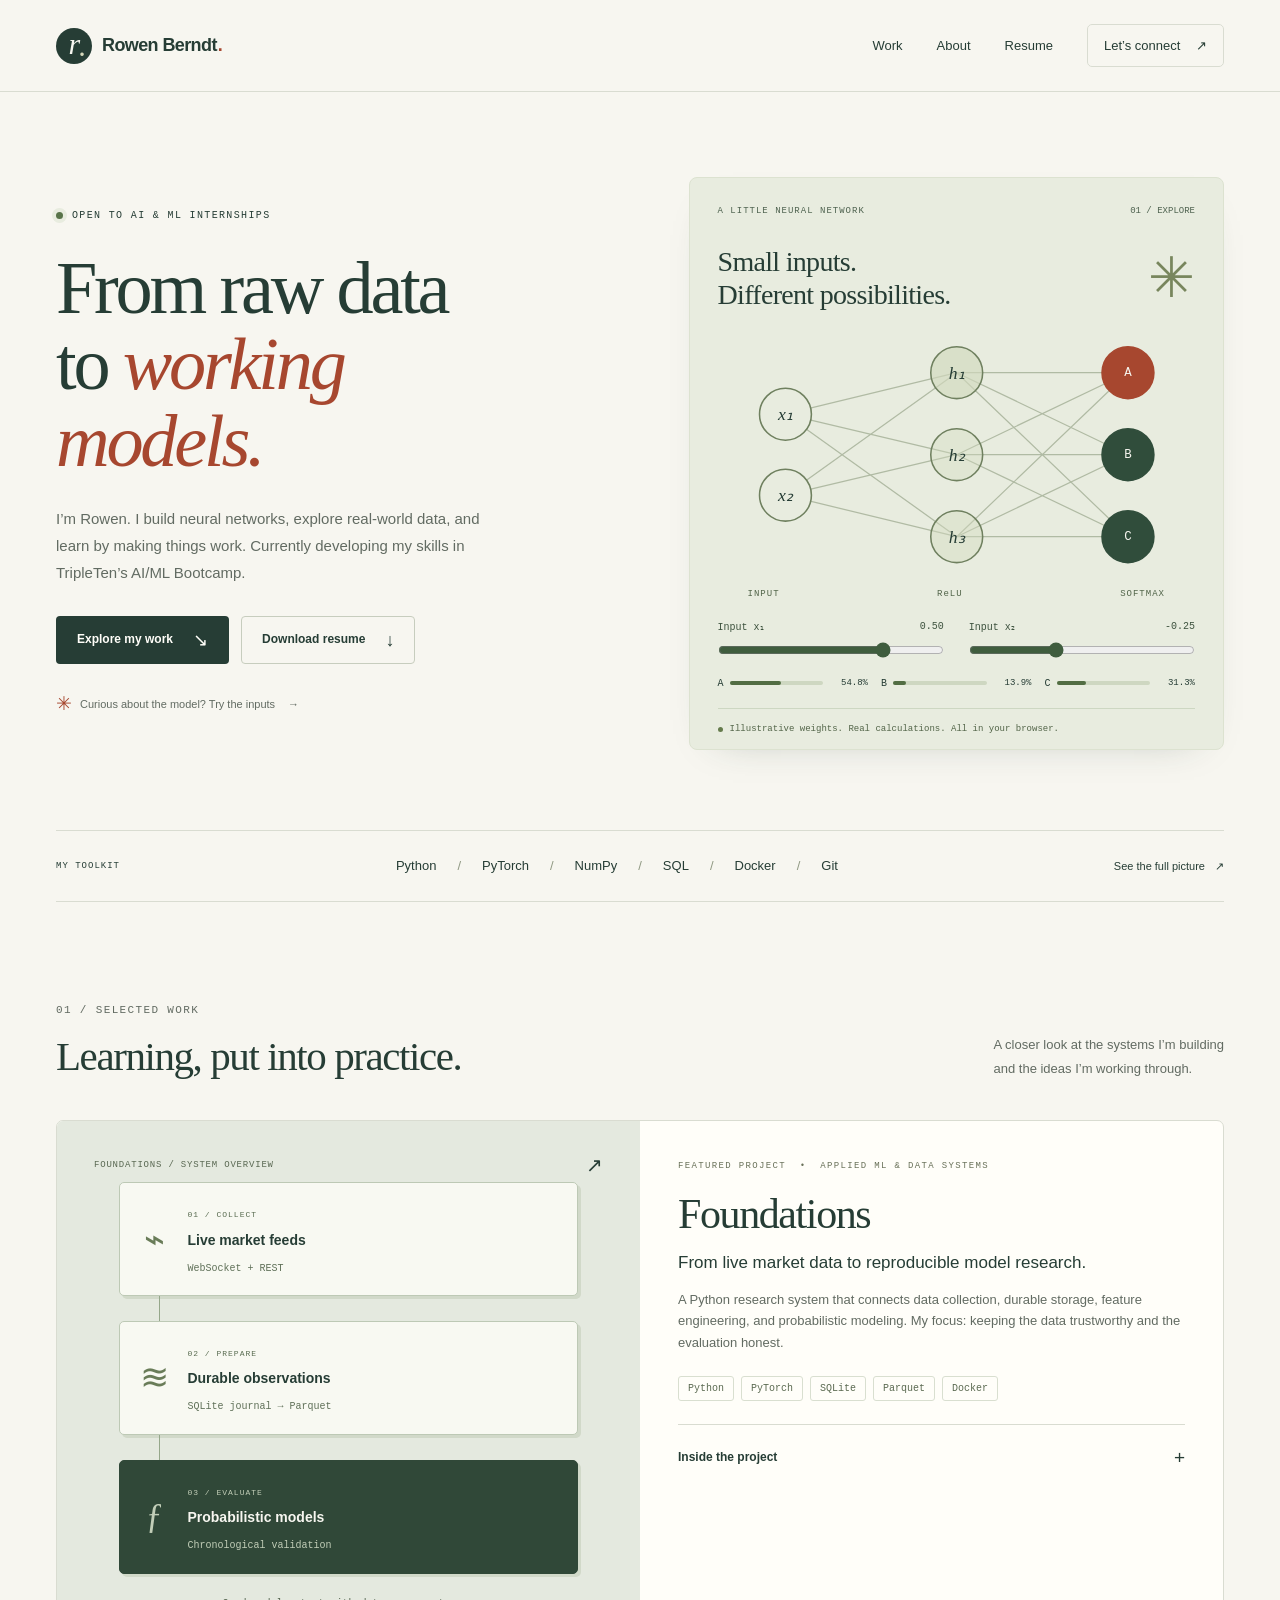
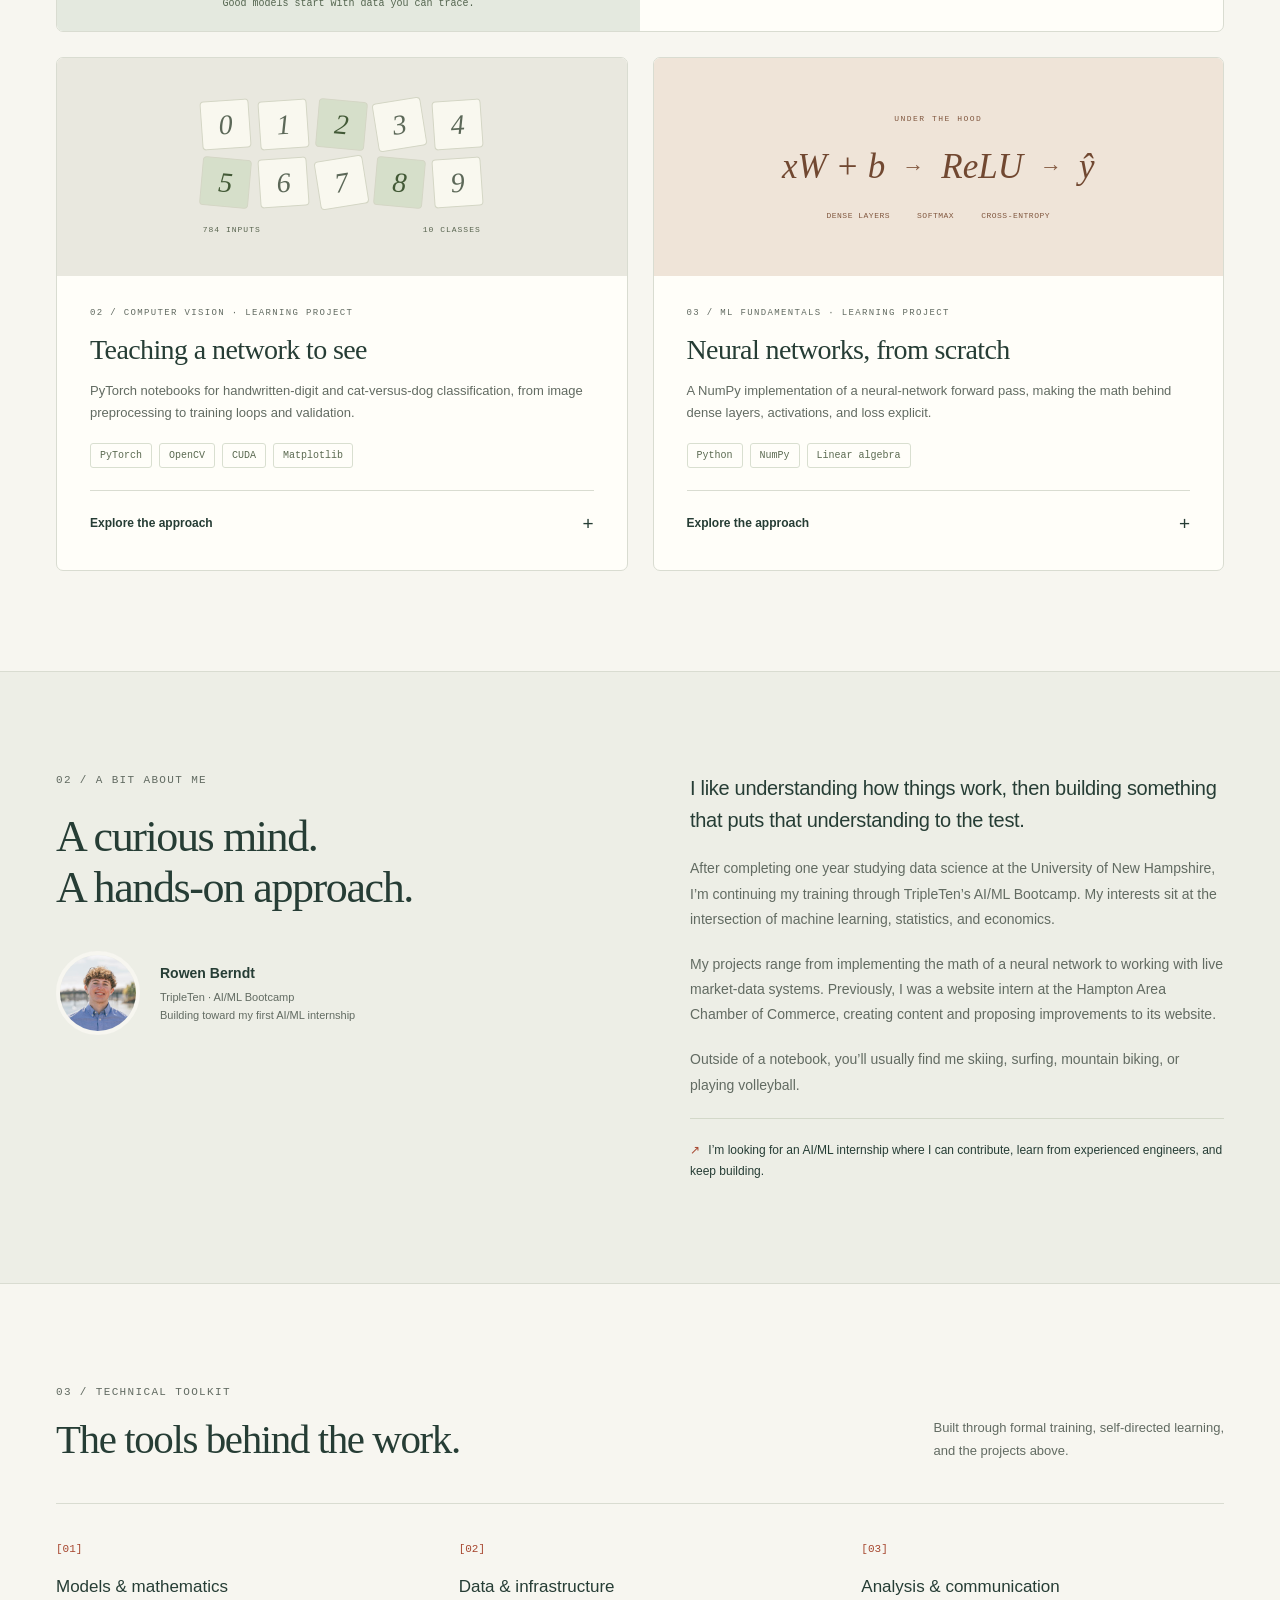
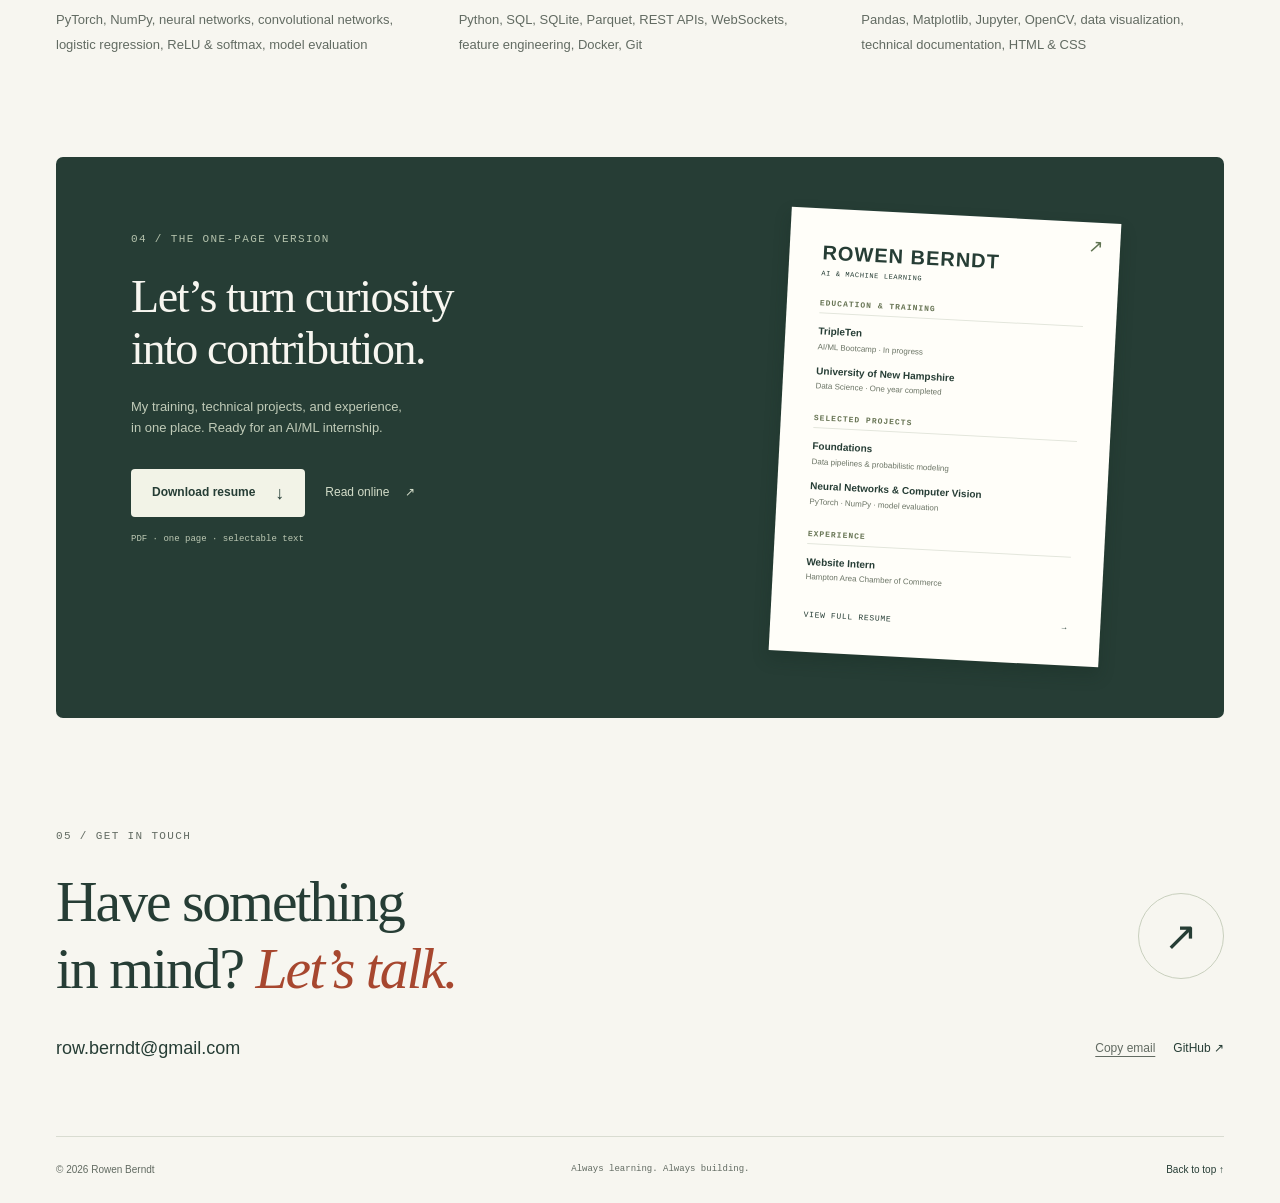
<file: index.html>
<!DOCTYPE html>
<html lang="en">
<head>
  <meta charset="UTF-8">
  <meta name="viewport" content="width=device-width, initial-scale=1">
  <meta name="theme-color" content="#f7f6f0">
  <meta name="description" content="Rowen Berndt builds neural networks and data systems while training in TripleTen's AI/ML Bootcamp. Explore machine learning projects and download a resume for AI/ML internship opportunities.">
  <meta property="og:title" content="Rowen Berndt | AI & Machine Learning">
  <meta property="og:description" content="From raw data to working models. Explore my machine learning projects, technical background, and resume.">
  <meta property="og:type" content="website">
  <title>Rowen Berndt | AI & Machine Learning</title>
  <link rel="icon" href="assets/favicon.svg" type="image/svg+xml">
  <link rel="stylesheet" href="styles.css">
  <script src="script.js" defer></script>
</head>
<body>
  <a class="skip-link" href="#main">Skip to content</a>
  <header class="site-header">
    <div class="container header-inner">
      <a class="wordmark" href="#home" aria-label="Rowen Berndt, home"><span class="monogram" aria-hidden="true">r<span>.</span></span> Rowen Berndt<span class="wordmark-dot" aria-hidden="true">.</span></a>
      <nav aria-label="Main navigation"><a href="#work">Work</a><a href="#about">About</a><a href="#resume">Resume</a><a class="nav-contact" href="#contact">Let’s connect <span aria-hidden="true">↗</span></a></nav>
    </div>
  </header>
  <main id="main">
    <section class="hero container" id="home" aria-labelledby="hero-title">
      <div class="hero-copy">
        <p class="eyebrow availability"><span aria-hidden="true"></span> OPEN TO AI &amp; ML INTERNSHIPS</p>
        <h1 id="hero-title">From raw data<br> to <em>working<br class="desktop-break"> models.</em></h1>
        <p class="hero-description">I’m Rowen. I build neural networks, explore real-world data, and learn by making things work. Currently developing my skills in TripleTen’s AI/ML Bootcamp.</p>
        <div class="button-row"><a class="button primary" href="#work">Explore my work <span aria-hidden="true">↘</span></a><a class="button secondary" href="assets/Rowen-Berndt-Resume.pdf" download>Download resume <span aria-hidden="true">↓</span></a></div>
        <p class="hero-footnote"><span class="small-cross" aria-hidden="true">✳</span> Curious about the model? Try the inputs <span aria-hidden="true">→</span></p>
      </div>
      <div class="model-card">
        <div class="model-top"><span class="eyebrow">A LITTLE NEURAL NETWORK</span><span class="model-counter" aria-hidden="true">01 / EXPLORE</span></div>
        <div class="model-title"><h2>Small inputs.<br> Different possibilities.</h2><span class="model-star" aria-hidden="true">✳</span></div>
        <div class="network" id="network">
          <svg viewBox="0 0 460 248" role="img" aria-labelledby="network-title network-desc">
            <title id="network-title">A two-input, three-hidden-neuron, three-output neural network</title>
            <desc id="network-desc">Adjust the two sliders below to change the inputs. ReLU hidden activations feed a softmax output. The three class probabilities are shown below the diagram.</desc>
            <g class="network-lines" fill="none"><path d="M65 85L230 45 M65 85L230 124 M65 85L230 203 M65 163L230 45 M65 163L230 124 M65 163L230 203"/><path d="M230 45L395 45 M230 45L395 124 M230 45L395 203 M230 124L395 45 M230 124L395 124 M230 124L395 203 M230 203L395 45 M230 203L395 124 M230 203L395 203"/></g>
            <g class="input-nodes"><circle cx="65" cy="85" r="25"/><circle cx="65" cy="163" r="25"/></g>
            <g class="hidden-nodes"><circle cx="230" cy="45" r="25"/><circle cx="230" cy="124" r="25"/><circle cx="230" cy="203" r="25"/></g>
            <g class="output-nodes"><circle cx="395" cy="45" r="25"/><circle cx="395" cy="124" r="25"/><circle cx="395" cy="203" r="25"/></g>
            <g class="node-labels" text-anchor="middle" dominant-baseline="central"><text x="65" y="85">x₁</text><text x="65" y="163">x₂</text><text x="230" y="45">h₁</text><text x="230" y="124">h₂</text><text x="230" y="203">h₃</text><text x="395" y="45">A</text><text x="395" y="124">B</text><text x="395" y="203">C</text></g>
          </svg>
          <div class="network-labels" aria-hidden="true"><span>INPUT</span><span>ReLU</span><span>SOFTMAX</span></div>
        </div>
        <div class="demo-controls" hidden>
          <div class="sliders"><label for="input-one">Input x₁ <output id="value-one" for="input-one">0.50</output><input id="input-one" type="range" min="-1" max="1" step="0.05" value="0.5"></label><label for="input-two">Input x₂ <output id="value-two" for="input-two">−0.25</output><input id="input-two" type="range" min="-1" max="1" step="0.05" value="-0.25"></label></div>
          <div class="probabilities" aria-label="Output class probabilities"><div><span>A</span><span class="bar-track"><span id="bar-a"></span></span><output id="prob-a">0%</output></div><div><span>B</span><span class="bar-track"><span id="bar-b"></span></span><output id="prob-b">0%</output></div><div><span>C</span><span class="bar-track"><span id="bar-c"></span></span><output id="prob-c">0%</output></div></div>
          <p class="sr-only" id="model-announcement" role="status"></p>
        </div>
        <noscript><p class="demo-note">Enable JavaScript to explore the network’s inputs and outputs.</p></noscript>
        <div class="model-bottom"><span class="status-dot" aria-hidden="true"></span><p>Illustrative weights. Real calculations. All in your browser.</p></div>
      </div>
    </section>
    <div class="focus-strip container" aria-label="Areas of focus"><span>MY TOOLKIT</span><p>Python <i>/</i> PyTorch <i>/</i> NumPy <i>/</i> SQL <i>/</i> Docker <i>/</i> Git</p><a href="#skills">See the full picture <span aria-hidden="true">↗</span></a></div>

    <section class="work-section container section-space" id="work" aria-labelledby="work-title">
      <div class="section-heading"><div><p class="eyebrow">01 / SELECTED WORK</p><h2 id="work-title">Learning, put into practice.</h2></div><p>A closer look at the systems I’m building<br> and the ideas I’m working through.</p></div>
      <article class="featured-project">
        <div class="pipeline-art" aria-label="Foundations pipeline: live feeds to validated observations, model inputs, and evaluation">
          <div class="art-top"><span class="eyebrow">FOUNDATIONS / SYSTEM OVERVIEW</span><span aria-hidden="true">↗</span></div>
          <div class="pipeline"><div class="pipeline-node"><span class="pipeline-icon" aria-hidden="true">⌁</span><div><small>01 / COLLECT</small><strong>Live market feeds</strong><span>WebSocket + REST</span></div></div><span class="pipeline-connector" aria-hidden="true"></span><div class="pipeline-node"><span class="pipeline-icon" aria-hidden="true">≋</span><div><small>02 / PREPARE</small><strong>Durable observations</strong><span>SQLite journal → Parquet</span></div></div><span class="pipeline-connector" aria-hidden="true"></span><div class="pipeline-node last"><span class="pipeline-icon" aria-hidden="true">ƒ</span><div><small>03 / EVALUATE</small><strong>Probabilistic models</strong><span>Chronological validation</span></div></div></div>
          <p class="art-caption">Good models start with data you can trace.</p>
        </div>
        <div class="featured-copy"><p class="eyebrow project-type">FEATURED PROJECT <span>•</span> APPLIED ML &amp; DATA SYSTEMS</p><h3>Foundations</h3><p class="project-deck">From live market data to reproducible model research.</p><p>A Python research system that connects data collection, durable storage, feature engineering, and probabilistic modeling. My focus: keeping the data trustworthy and the evaluation honest.</p><ul class="tags" aria-label="Technologies"><li>Python</li><li>PyTorch</li><li>SQLite</li><li>Parquet</li><li>Docker</li></ul><details><summary>Inside the project <span aria-hidden="true">+</span></summary><div class="case-study"><h4>The challenge</h4><p>Live feeds can disconnect, repeat records, and reveal outcomes after a decision. A useful research dataset needs to preserve that timing.</p><h4>The implementation</h4><ul><li>WebSocket and REST ingestion with persistent record identities, replay, and Parquet exports.</li><li>A regularized logistic-regression baseline with shared historical and inference feature transforms.</li><li>Event-based chronological evaluation and separate outcome labels to reduce data leakage.</li><li>A PyTorch attention architecture for joint order-book modeling, currently under development.</li></ul><h4>What’s next</h4><p>Complete training and held-out evaluation of the joint model. The system is a research project; model profitability has not been established.</p><a href="mailto:row.berndt@gmail.com?subject=Let%27s%20talk%20about%20Foundations">Discuss this project <span aria-hidden="true">↗</span></a><p class="source-note">Private repository · implementation in progress</p></div></details></div>
      </article>
      <div class="project-grid">
        <article class="project-card"><div class="mini-art vision-art" aria-hidden="true"><div class="pixel-grid"><span>0</span><span>1</span><span>2</span><span>3</span><span>4</span><span>5</span><span>6</span><span>7</span><span>8</span><span>9</span></div><div class="vision-caption"><span>784 INPUTS</span><span>10 CLASSES</span></div></div><div class="project-body"><p class="eyebrow">02 / COMPUTER VISION · LEARNING PROJECT</p><h3>Teaching a network to see</h3><p>PyTorch notebooks for handwritten-digit and cat-versus-dog classification, from image preprocessing to training loops and validation.</p><ul class="tags"><li>PyTorch</li><li>OpenCV</li><li>CUDA</li><li>Matplotlib</li></ul><details><summary>Explore the approach <span aria-hidden="true">+</span></summary><div class="case-study"><p>The MNIST classifier maps 784 pixels through three 64-unit hidden layers to 10 digit classes, using Adam and negative log-likelihood loss. Its saved notebook reports 97.2% test accuracy in a single run; that is a recorded result, not a new benchmark.</p><p>The image-classification notebook preprocesses grayscale images to 50 × 50 pixels and uses three convolutional layers, max pooling, GPU training, and a 10% validation split. Training and validation accuracy and loss are logged for visualization.</p><p class="source-note">First-Neural-Net · private repository · learning exercises</p><a href="mailto:row.berndt@gmail.com?subject=Computer%20vision%20project">Discuss this project <span aria-hidden="true">↗</span></a></div></details></div></article>
        <article class="project-card"><div class="mini-art math-art" aria-hidden="true"><span class="math-tag">UNDER THE HOOD</span><div class="equation">xW + b <span>→</span> ReLU <span>→</span> ŷ</div><div class="math-caption"><span>DENSE LAYERS</span><span>SOFTMAX</span><span>CROSS-ENTROPY</span></div></div><div class="project-body"><p class="eyebrow">03 / ML FUNDAMENTALS · LEARNING PROJECT</p><h3>Neural networks, from scratch</h3><p>A NumPy implementation of a neural-network forward pass, making the math behind dense layers, activations, and loss explicit.</p><ul class="tags"><li>Python</li><li>NumPy</li><li>Linear algebra</li></ul><details><summary>Explore the approach <span aria-hidden="true">+</span></summary><div class="case-study"><p>Using the NNFS spiral dataset, this exercise implements two dense layers, ReLU, numerically stable softmax, and categorical cross-entropy. It accepts integer or one-hot labels.</p><p>The implementation covers the forward pass and loss calculation. Backpropagation and optimization are a future extension. The interactive network above uses the same 2 → 3 → 3 structure with illustrative weights.</p><p class="source-note">First-Neural-Net · private repository · NNFS learning exercise</p><a href="#home">Try the interactive network <span aria-hidden="true">↑</span></a></div></details></div></article>
      </div>
    </section>

    <section class="about-section section-space" id="about" aria-labelledby="about-title"><div class="container about-grid"><div class="about-intro"><p class="eyebrow">02 / A BIT ABOUT ME</p><h2 id="about-title">A curious mind.<br> A hands-on approach.</h2><div class="portrait-block"><img src="assets/rowen-berndt.jpg" alt="Rowen Berndt" width="464" height="464" loading="lazy"><div><strong>Rowen Berndt</strong><span>TripleTen · AI/ML Bootcamp</span><span>Building toward my first AI/ML internship</span></div></div></div><div class="about-copy"><p class="large-copy">I like understanding how things work, then building something that puts that understanding to the test.</p><p>After completing one year studying data science at the University of New Hampshire, I’m continuing my training through TripleTen’s AI/ML Bootcamp. My interests sit at the intersection of machine learning, statistics, and economics.</p><p>My projects range from implementing the math of a neural network to working with live market-data systems. Previously, I was a website intern at the Hampton Area Chamber of Commerce, creating content and proposing improvements to its website.</p><p>Outside of a notebook, you’ll usually find me skiing, surfing, mountain biking, or playing volleyball.</p><p class="opportunity-note"><span aria-hidden="true">↗</span> I’m looking for an AI/ML internship where I can contribute, learn from experienced engineers, and keep building.</p></div></div></section>

    <section class="container skills-section section-space" id="skills" aria-labelledby="skills-title"><div class="section-heading"><div><p class="eyebrow">03 / TECHNICAL TOOLKIT</p><h2 id="skills-title">The tools behind the work.</h2></div><p>Built through formal training, self-directed learning,<br> and the projects above.</p></div><div class="skills-grid"><div><span class="skill-number">[01]</span><h3>Models &amp; mathematics</h3><p>PyTorch, NumPy, neural networks, convolutional networks, logistic regression, ReLU &amp; softmax, model evaluation</p></div><div><span class="skill-number">[02]</span><h3>Data &amp; infrastructure</h3><p>Python, SQL, SQLite, Parquet, REST APIs, WebSockets, feature engineering, Docker, Git</p></div><div><span class="skill-number">[03]</span><h3>Analysis &amp; communication</h3><p>Pandas, Matplotlib, Jupyter, OpenCV, data visualization, technical documentation, HTML &amp; CSS</p></div></div></section>

    <section class="container resume-section" id="resume" aria-labelledby="resume-title"><div class="resume-panel"><div class="resume-copy"><p class="eyebrow">04 / THE ONE-PAGE VERSION</p><h2 id="resume-title">Let’s turn curiosity<br> into contribution.</h2><p>My training, technical projects, and experience,<br> in one place. Ready for an AI/ML internship.</p><div class="button-row"><a class="button light" href="assets/Rowen-Berndt-Resume.pdf" download>Download resume <span aria-hidden="true">↓</span></a><a class="text-link" href="resume.html">Read online <span aria-hidden="true">↗</span></a></div><span class="resume-format">PDF · one page · selectable text</span></div><a class="resume-preview" href="resume.html" aria-label="Read Rowen Berndt's full resume"><span class="paper-corner" aria-hidden="true">↗</span><strong>ROWEN BERNDT</strong><span class="paper-subtitle">AI &amp; MACHINE LEARNING</span><span class="paper-section">EDUCATION &amp; TRAINING</span><b>TripleTen</b><span>AI/ML Bootcamp · In progress</span><b>University of New Hampshire</b><span>Data Science · One year completed</span><span class="paper-section">SELECTED PROJECTS</span><b>Foundations</b><span>Data pipelines &amp; probabilistic modeling</span><b>Neural Networks &amp; Computer Vision</b><span>PyTorch · NumPy · model evaluation</span><span class="paper-section">EXPERIENCE</span><b>Website Intern</b><span>Hampton Area Chamber of Commerce</span><span class="paper-bottom">VIEW FULL RESUME <span aria-hidden="true">→</span></span></a></div></section>

    <section class="container contact-section section-space" id="contact" aria-labelledby="contact-title"><p class="eyebrow">05 / GET IN TOUCH</p><div class="contact-heading"><h2 id="contact-title">Have something<br> in mind? <em>Let’s talk.</em></h2><a class="contact-arrow" href="mailto:row.berndt@gmail.com" aria-label="Email Rowen Berndt"><span aria-hidden="true">↗</span></a></div><div class="contact-bottom"><a class="email-link" href="mailto:row.berndt@gmail.com">row.berndt@gmail.com</a><div><button class="copy-email" type="button" hidden>Copy email</button><span class="copy-status" role="status"></span><a href="https://github.com/rowberndt" target="_blank" rel="noopener noreferrer">GitHub <span aria-hidden="true">↗</span></a></div></div></section>
  </main>
  <footer class="container site-footer"><p>© <span id="year">2026</span> Rowen Berndt</p><p>Always learning. Always building.</p><a href="#home">Back to top <span aria-hidden="true">↑</span></a></footer>
</body>
</html>
</file>
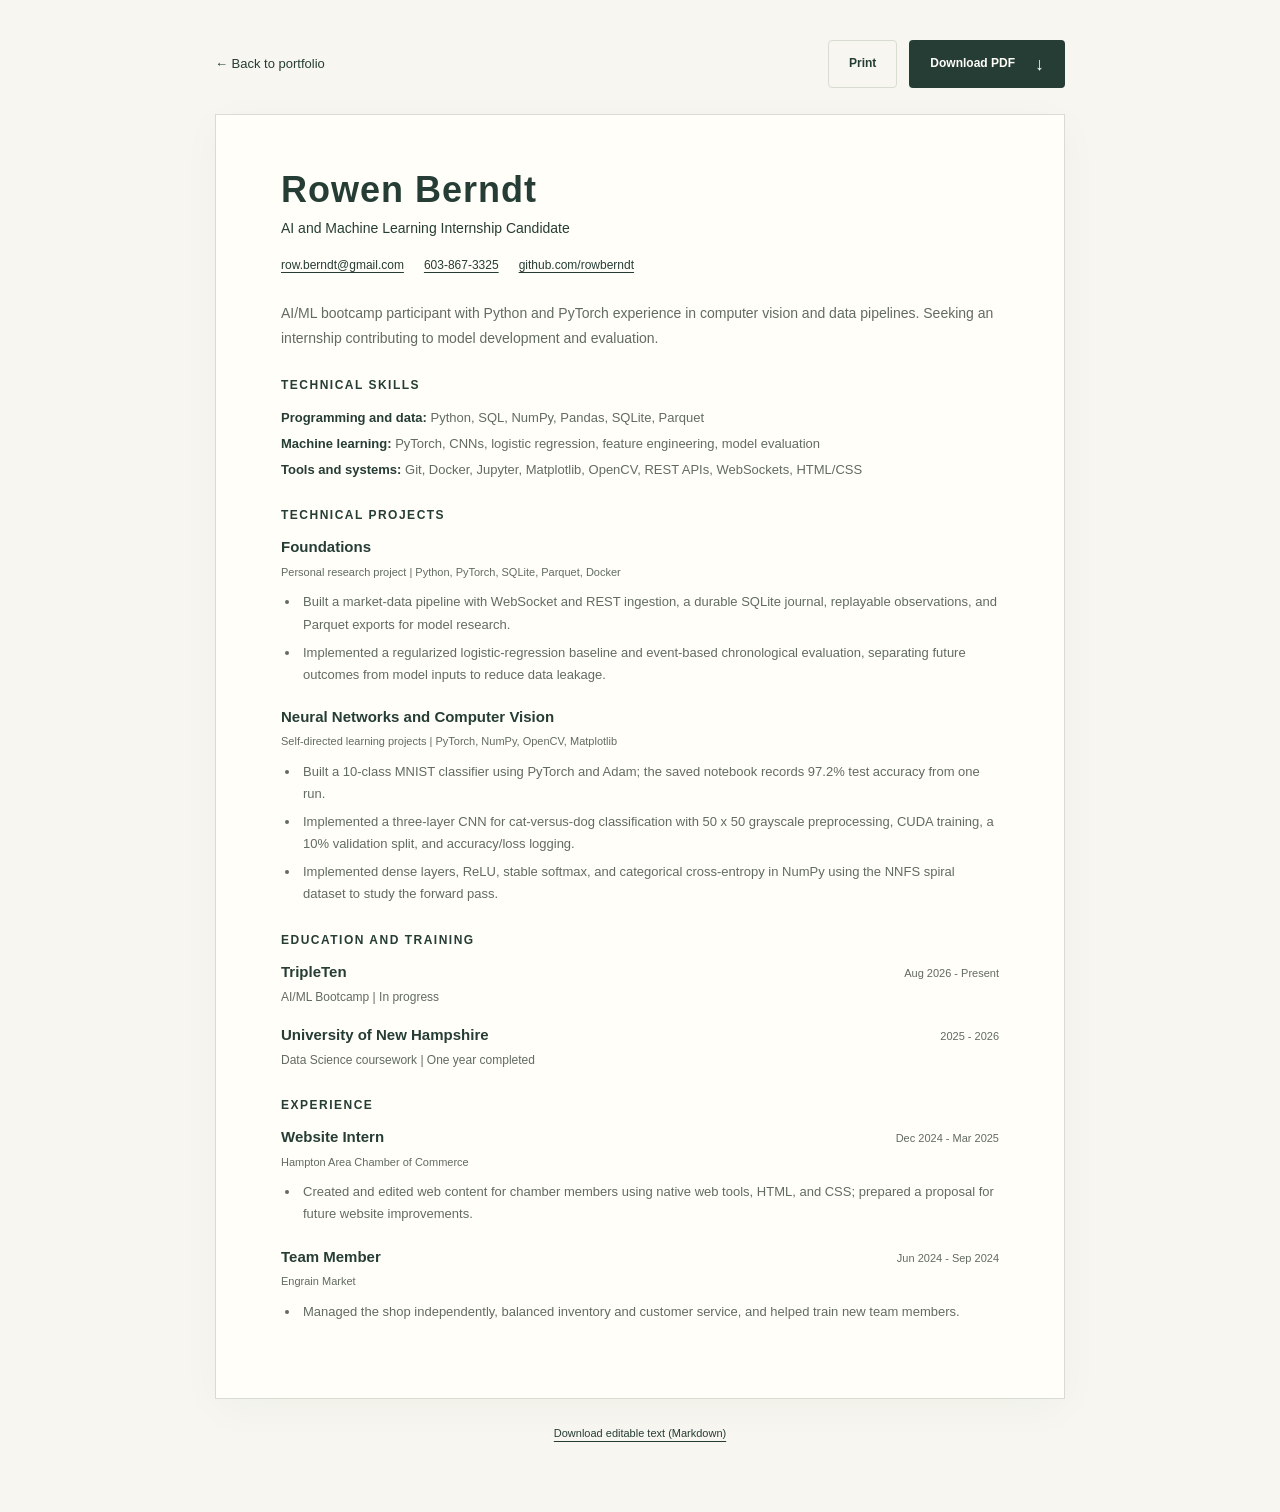
<file: resume.html>
<!DOCTYPE html>
<html lang="en"><head><meta charset="UTF-8"><meta name="viewport" content="width=device-width, initial-scale=1"><meta name="description" content="Rowen Berndt's resume: AI/ML training at TripleTen, Python and PyTorch projects, data systems, and experience."><meta name="theme-color" content="#f7f6f0"><title>Resume | Rowen Berndt</title><link rel="icon" href="assets/favicon.svg" type="image/svg+xml"><link rel="stylesheet" href="styles.css"><link rel="stylesheet" href="resume.css"><script src="resume.js" defer></script></head>
<body><a class="skip-link" href="#resume-content">Skip to resume</a><main class="resume-page"><nav class="resume-toolbar" aria-label="Resume actions"><a href="index.html#resume">← Back to portfolio</a><div class="button-row"><button class="button print-button" type="button" id="print-resume" hidden>Print</button><a class="button primary" href="assets/Rowen-Berndt-Resume.pdf" download>Download PDF <span aria-hidden="true">↓</span></a></div></nav><article class="resume-document" id="resume-content"><header><h1>Rowen Berndt</h1><p class="resume-headline">AI and Machine Learning Internship Candidate</p><div class="resume-contact"><a href="mailto:row.berndt@gmail.com">row.berndt@gmail.com</a><a href="tel:+16038673325">603-867-3325</a><a href="https://github.com/rowberndt" target="_blank" rel="noopener noreferrer">github.com/rowberndt</a></div><p class="resume-summary">AI/ML bootcamp participant with Python and PyTorch experience in computer vision and data pipelines. Seeking an internship contributing to model development and evaluation.</p></header><section aria-labelledby="technical-skills"><h2 id="technical-skills">Technical skills</h2>
<p class="skill-line"><strong>Programming and data:</strong> Python, SQL, NumPy, Pandas, SQLite, Parquet</p>
<p class="skill-line"><strong>Machine learning:</strong> PyTorch, CNNs, logistic regression, feature engineering, model evaluation</p>
<p class="skill-line"><strong>Tools and systems:</strong> Git, Docker, Jupyter, Matplotlib, OpenCV, REST APIs, WebSockets, HTML/CSS</p>
</section><section aria-labelledby="technical-projects"><h2 id="technical-projects">Technical projects</h2>
<div class="resume-entry"><h3>Foundations</h3><p class="resume-subtitle">Personal research project | Python, PyTorch, SQLite, Parquet, Docker</p><ul>
<li>Built a market-data pipeline with WebSocket and REST ingestion, a durable SQLite journal, replayable observations, and Parquet exports for model research.</li>
<li>Implemented a regularized logistic-regression baseline and event-based chronological evaluation, separating future outcomes from model inputs to reduce data leakage.</li>
</ul></div>
<div class="resume-entry"><h3>Neural Networks and Computer Vision</h3><p class="resume-subtitle">Self-directed learning projects | PyTorch, NumPy, OpenCV, Matplotlib</p><ul>
<li>Built a 10-class MNIST classifier using PyTorch and Adam; the saved notebook records 97.2% test accuracy from one run.</li>
<li>Implemented a three-layer CNN for cat-versus-dog classification with 50 x 50 grayscale preprocessing, CUDA training, a 10% validation split, and accuracy/loss logging.</li>
<li>Implemented dense layers, ReLU, stable softmax, and categorical cross-entropy in NumPy using the NNFS spiral dataset to study the forward pass.</li>
</ul></div>
</section><section aria-labelledby="education-training"><h2 id="education-training">Education and training</h2>
<div class="resume-entry"><div class="entry-heading"><h3>TripleTen</h3><span class="resume-subtitle">Aug 2026 - Present</span></div><p class="school-detail">AI/ML Bootcamp | In progress</p></div>
<div class="resume-entry"><div class="entry-heading"><h3>University of New Hampshire</h3><span class="resume-subtitle">2025 - 2026</span></div><p class="school-detail">Data Science coursework | One year completed</p></div>
</section><section aria-labelledby="experience"><h2 id="experience">Experience</h2>
<div class="resume-entry"><div class="entry-heading"><h3>Website Intern</h3><span class="resume-subtitle">Dec 2024 - Mar 2025</span></div><p class="resume-subtitle">Hampton Area Chamber of Commerce</p><ul>
<li>Created and edited web content for chamber members using native web tools, HTML, and CSS; prepared a proposal for future website improvements.</li>
</ul></div>
<div class="resume-entry"><div class="entry-heading"><h3>Team Member</h3><span class="resume-subtitle">Jun 2024 - Sep 2024</span></div><p class="resume-subtitle">Engrain Market</p><ul>
<li>Managed the shop independently, balanced inventory and customer service, and helped train new team members.</li>
</ul></div>
</section></article><a class="resume-source-link" href="assets/Rowen-Berndt-Resume.md" download>Download editable text (Markdown)</a></main></body></html>
</file>
<file: styles.css>
:root{--paper:#f7f6f0;--ink:#263d35;--muted:#626b62;--line:#d9dcd1;--accent:#a7472f;--sage:#e8ecdf;--white:#fffef9;--serif:Georgia,'Times New Roman',serif;--sans:'Segoe UI',Arial,sans-serif;--mono:Consolas,'Courier New',monospace}
*{box-sizing:border-box}html{scroll-behavior:smooth;scroll-padding-top:100px}body{margin:0;background:var(--paper);color:var(--ink);font-family:var(--sans);font-size:16px;line-height:1.65}a{color:inherit;text-decoration:none}button,input{font:inherit}button,a,input,summary{-webkit-tap-highlight-color:transparent}a,button,summary{touch-action:manipulation}button{cursor:pointer}img,svg{display:block;max-width:100%}h1,h2,h3,h4,p{margin:0}h1,h2,h3{font-weight:500;line-height:1.12}h2{font-family:var(--serif);font-size:clamp(2rem,3.2vw,2.9rem);letter-spacing:-1.4px}p{color:var(--muted)}a:hover{text-decoration:underline;text-underline-offset:5px}a:focus-visible,button:focus-visible,input:focus-visible,summary:focus-visible{outline:3px solid var(--accent);outline-offset:6px}::selection{background:#dce3c9;color:var(--ink)}[hidden]{display:none!important}.container{width:min(1200px,calc(100% - 112px));margin-inline:auto}.section-space{padding-block:100px}.eyebrow{font:11px/1.6 var(--mono);letter-spacing:1.35px;color:var(--muted)}
.site-header{background:rgba(247,246,240,.97);position:sticky;top:0;z-index:10;border-bottom:1px solid var(--line)}.header-inner{min-height:91px;display:flex;align-items:center;justify-content:space-between;gap:24px}.wordmark{display:flex;align-items:center;gap:10px;font-size:18px;font-weight:650;letter-spacing:-.6px;white-space:nowrap}.wordmark:hover{text-decoration:none}.wordmark-dot{color:var(--accent);margin-left:-9px}.monogram{display:grid;place-content:center;background:var(--ink);color:var(--paper);width:36px;height:36px;border-radius:50%;font:italic 30px/1 var(--serif);position:relative;padding-bottom:4px}.monogram span{color:#d5d7ba;position:absolute;right:6px;bottom:3px}.site-header nav{display:flex;align-items:center;gap:34px;font-size:13px}.nav-contact{border:1px solid var(--line);padding:10px 16px;border-radius:5px}.nav-contact span{margin-left:12px}
.hero{display:grid;grid-template-columns:1.06fr 1fr;gap:65px;padding-top:85px;padding-bottom:80px;align-items:center}.availability{display:flex;align-items:center;gap:9px;font-size:10px;color:var(--ink);margin-bottom:26px}.availability>span{width:7px;height:7px;background:#587349;border-radius:100%;box-shadow:0 0 0 4px #e8ecdf}.hero h1{font-family:var(--serif);font-size:clamp(3.4rem,5.8vw,5.3rem);letter-spacing:-3.2px;line-height:1.03;font-weight:400}.hero h1 em{color:var(--accent);font-weight:400}.hero-description{max-width:440px;margin-top:26px;font-size:15px;line-height:1.8}.button-row{display:flex;gap:12px;align-items:center;flex-wrap:wrap;margin-top:30px}.button{display:inline-flex;align-items:center;justify-content:center;gap:20px;min-height:48px;padding:12px 20px;border:1px solid transparent;border-radius:4px;font-size:12px;font-weight:600;transition:background .2s,transform .2s}.button:hover{text-decoration:none;transform:translateY(-2px)}.button span{font-size:18px;font-weight:400;line-height:1}.primary{color:var(--white);background:var(--ink)}.primary:hover{background:#3b5448}.secondary{border-color:#c7cdbe}.secondary:hover{background:var(--sage)}.hero-footnote{display:flex;align-items:center;gap:8px;font-size:11px;margin-top:24px}.small-cross{font-size:19px;color:var(--accent)}.hero-footnote>span:last-child{margin-left:5px}
.model-card{background:var(--sage);border:1px solid #dce2d0;padding:26px 28px 0;border-radius:8px;position:relative;box-shadow:0 14px 40px -30px #263d3560}.model-top{display:flex;align-items:center;justify-content:space-between;gap:8px}.model-top .eyebrow{font-size:9px;color:#4e624f;letter-spacing:1px}.model-counter{font:9px var(--mono);color:#4e624f}.model-title{display:flex;justify-content:space-between;align-items:center;margin-top:27px}.model-title h2{font-size:28px;line-height:1.18;letter-spacing:-.7px}.model-star{font-size:56px;line-height:1;color:#78865d}.network{margin-top:15px}.network svg{width:100%;height:auto;overflow:visible}.network-lines path{stroke:#738462;stroke-width:1.2;opacity:.48}.input-nodes circle{fill:var(--sage);stroke:#6f805f;stroke-width:1.5}.hidden-nodes circle{fill:#d2dabe;stroke:#6f805f;stroke-width:1.5}.output-nodes circle{fill:#304d3b;stroke:#304d3b;stroke-width:1.5;transition:fill .2s}.output-nodes circle.winner{fill:var(--accent);stroke:var(--accent)}.node-labels{font:italic 17px var(--serif);fill:var(--ink)}.node-labels text:nth-last-child(-n+3){fill:var(--paper);font:12px var(--mono)}.network-labels{display:flex;justify-content:space-between;padding:0 30px;font:9px var(--mono);letter-spacing:1px;color:#516449;margin:5px 0 22px}.sliders{display:grid;grid-template-columns:1fr 1fr;gap:25px}.sliders label{font:10px var(--mono);color:#3d523e}.sliders output{float:right}.sliders input{display:block;width:100%;accent-color:#3f5d3e;height:24px;margin:5px 0 0;cursor:pointer}.probabilities{display:flex;gap:13px;margin:16px 0 19px}.probabilities>div{display:flex;gap:6px;align-items:center;flex:1;font:10px var(--mono);min-width:0}.probabilities output{width:39px;text-align:right;font-size:9px}.bar-track{height:4px;flex:1;background:#ced7c1;border-radius:4px;min-width:10px}.bar-track span{display:block;height:100%;background:#526d43;border-radius:4px;transition:width .18s}.model-bottom{border-top:1px solid #cdd7c2;padding:13px 0;display:flex;gap:7px;align-items:center}.model-bottom p{font:9px/1.6 var(--mono);color:#526448}.status-dot{width:5px;height:5px;background:#657b4c;border-radius:50%;flex-shrink:0}.demo-note{font-size:12px;padding:8px 0 15px}
.focus-strip{display:flex;align-items:center;justify-content:space-between;border-block:1px solid var(--line);padding-block:24px;gap:30px}.focus-strip>span{font:9px var(--mono);letter-spacing:1px}.focus-strip p{font-size:13px;font-weight:500;color:var(--ink);display:flex;align-items:center;gap:21px}.focus-strip i{font-style:normal;color:#909983;font-weight:300}.focus-strip a{font-size:11px}.focus-strip a span{margin-left:7px}.section-heading{display:flex;align-items:flex-end;justify-content:space-between;margin-bottom:40px;gap:30px}.section-heading .eyebrow{margin-bottom:15px}.section-heading>p{font-size:13px;line-height:1.8;max-width:350px}.featured-project{display:grid;grid-template-columns:1fr 1fr;border:1px solid var(--line);border-radius:7px;overflow:hidden;background:var(--white)}.pipeline-art{background:#e4e9df;padding:28px 37px 22px;display:flex;flex-direction:column;min-height:450px}.art-top{display:flex;justify-content:space-between;align-items:center}.art-top .eyebrow{font-size:9px;letter-spacing:.8px;color:#596852}.art-top>span{font-size:20px}.pipeline{width:90%;margin:auto}.pipeline-node{padding:16px 18px;background:#f8f9f2;border:1px solid #bdc9b5;border-radius:5px;display:flex;align-items:center;gap:17px;box-shadow:3px 3px 0 #d1d9c9}.pipeline-icon{color:#697c58;font:35px var(--serif);width:32px;text-align:center}.pipeline-node small{font:8px var(--mono);letter-spacing:1px;color:#596c51}.pipeline-node strong{display:block;font-size:14px;font-weight:600;margin:3px 0 1px}.pipeline-node div>span{font:10px var(--mono);color:#5f7058}.pipeline-connector{display:block;width:1px;height:25px;background:#95a78a;margin-left:40px}.pipeline-node.last{background:#304838;color:#f7f6f0;border-color:#304838}.pipeline-node.last small,.pipeline-node.last div>span,.pipeline-node.last .pipeline-icon{color:#c2ceb8}.art-caption{text-align:center;font:10px var(--mono);color:#53644e;margin-top:24px}.featured-copy{padding:38px}.project-type{font-size:9px;color:#697159}.project-type span{padding-inline:7px}.featured-copy h3{font:42px var(--serif);letter-spacing:-1.4px;margin-top:16px}.featured-copy .project-deck{font-size:17px;color:var(--ink);line-height:1.5;margin-top:12px}.featured-copy>p:not(.eyebrow):not(.project-deck){font-size:13px;margin-top:14px}.tags{display:flex;flex-wrap:wrap;list-style:none;padding:0;margin:23px 0;gap:7px}.tags li{font:10px/1.5 var(--mono);border:1px solid #d9dfd0;padding:4px 9px;border-radius:3px;color:#5b6a51}.project-grid{display:grid;grid-template-columns:1fr 1fr;gap:25px;margin-top:25px;align-items:start}.project-card{background:var(--white);border:1px solid var(--line);border-radius:7px;overflow:hidden}.mini-art{height:218px;display:flex;align-items:center;justify-content:center;flex-direction:column;padding:30px}.vision-art{background:#e9e8df}.pixel-grid{display:flex;gap:9px;flex-wrap:wrap;max-width:310px;justify-content:center}.pixel-grid span{display:grid;place-content:center;background:#f9f8ef;width:49px;height:49px;border:1px solid #d4d6c5;border-radius:4px;font:italic 28px var(--serif);color:#5c6858;transform:rotate(-4deg)}.pixel-grid span:nth-child(3n){transform:rotate(5deg);background:#d6dfca;color:#435a37}.pixel-grid span:nth-child(4n){transform:rotate(-9deg)}.vision-caption{font:8px var(--mono);letter-spacing:1px;display:flex;justify-content:space-between;width:278px;max-width:100%;margin-top:18px;color:#58644f}.math-art{background:#efe4d8}.math-tag{font:8px var(--mono);letter-spacing:1.5px;color:#80573f}.equation{font:italic 35px var(--serif);color:#714831;display:flex;align-items:center;gap:17px;margin:24px 0}.equation>span{color:#865d45;font:22px var(--sans)}.math-caption{display:flex;gap:27px;font:8px var(--mono);color:#80573f;letter-spacing:.5px}.project-body{padding:30px 33px}.project-body .eyebrow{font-size:9px}.project-body h3{font:28px var(--serif);letter-spacing:-.6px;margin:14px 0}.project-body>p:not(.eyebrow){font-size:13px}.project-body .tags{margin:20px 0}details{border-top:1px solid var(--line);margin-top:22px}summary{display:flex;align-items:center;justify-content:space-between;font-size:12px;font-weight:600;list-style:none;cursor:pointer;padding:17px 0 1px}summary::-webkit-details-marker{display:none}summary>span{font-size:19px;font-weight:400}details[open] summary>span{transform:rotate(45deg)}.case-study{font-size:13px;padding-top:22px}.case-study h4{font-size:13px;color:var(--ink);margin:18px 0 7px}.case-study h4:first-child{margin-top:0}.case-study p+p{margin-top:14px}.case-study ul{padding-left:18px;color:var(--muted)}.case-study li{margin:8px 0}.case-study a{display:inline-block;margin-top:15px;color:var(--ink);text-decoration:underline;text-underline-offset:4px}.case-study .source-note{font:10px/1.6 var(--mono);margin-top:15px}
.about-section{background:#edeee6;border-block:1px solid var(--line)}.about-grid{display:grid;grid-template-columns:1fr 1fr;gap:100px}.about-intro h2{margin-top:22px;font-size:44px;line-height:1.15}.portrait-block{display:flex;align-items:center;gap:20px;margin-top:38px}.portrait-block img{width:84px;height:84px;border-radius:50%;object-fit:cover;border:4px solid var(--paper)}.portrait-block strong{display:block;font-size:14px;margin-bottom:3px}.portrait-block span{display:block;font-size:11px;color:var(--muted)}.about-copy p{font-size:14px;margin-top:20px;line-height:1.8}.about-copy .large-copy{font-size:20px;color:var(--ink);line-height:1.6;margin-top:0;letter-spacing:-.3px}.about-copy .opportunity-note{border-top:1px solid #d3d8c9;padding-top:21px;font-size:12px;color:var(--ink)}.opportunity-note>span{color:var(--accent);margin-right:5px}.skills-grid{display:grid;grid-template-columns:repeat(3,1fr);gap:40px;border-top:1px solid var(--line);padding-top:30px}.skill-number{font:11px var(--mono);color:var(--accent)}.skills-grid h3{font-size:17px;font-weight:500;margin:17px 0 12px}.skills-grid p{font-size:13px;line-height:1.9}
.resume-panel{background:#263d35;border-radius:7px;color:var(--paper);display:grid;grid-template-columns:1.15fr .85fr;gap:60px;padding:58px 75px;overflow:hidden}.resume-copy{padding-top:16px}.resume-copy>.eyebrow{color:#b4c2ac}.resume-copy h2{font-size:46px;line-height:1.14;margin:22px 0 20px}.resume-copy>p:not(.eyebrow){font-size:13px;color:#c0cbb8}.light{background:#f2f3e7;color:#263d35}.light:hover{background:#fff}.text-link{color:#d3ddc9;font-size:12px;margin-left:8px}.text-link span{margin-left:12px}.resume-format{display:block;font:9px var(--mono);color:#bdc9b4;margin-top:17px}.resume-preview{background:var(--white);color:var(--ink);box-shadow:0 8px 16px #14281f45;transform:rotate(3deg);padding:33px;display:flex;flex-direction:column;position:relative;margin-inline:auto;width:100%;max-width:330px;transition:transform .25s}.resume-preview:hover{text-decoration:none;transform:rotate(0deg)}.resume-preview>strong{font:20px var(--sans);font-weight:650;letter-spacing:1px}.paper-subtitle{font:7px var(--mono);letter-spacing:.6px;margin-top:5px}.resume-preview .paper-section{font:8px var(--mono);font-weight:600;margin-top:21px;color:#687555;letter-spacing:1px;padding-bottom:5px;border-bottom:1px solid #e3e6dc}.resume-preview>b{font-size:10px;margin-top:10px;font-weight:600}.resume-preview>span:not([class]){font-size:8px;color:#6b7465}.paper-corner{position:absolute;right:17px;top:10px;color:#607452;font-size:18px}.paper-bottom{display:flex;justify-content:space-between;font:8px var(--mono);letter-spacing:.7px;margin-top:27px}
.contact-section{padding-top:110px;padding-bottom:70px}.contact-heading{display:flex;align-items:center;justify-content:space-between;margin-top:24px}.contact-heading h2{font-size:clamp(40px,4.5vw,62px);line-height:1.15;letter-spacing:-2px}.contact-heading em{color:var(--accent);font-weight:400}.contact-arrow{display:grid;place-content:center;border:1px solid #c9d0be;width:86px;height:86px;border-radius:50%;font-size:40px;font-weight:300;transition:background .2s}.contact-arrow:hover{background:var(--sage);text-decoration:none}.contact-bottom{display:flex;align-items:center;justify-content:space-between;margin-top:30px;gap:20px}.email-link{font-size:18px}.contact-bottom>div{display:flex;align-items:center;gap:18px;font-size:12px}.copy-email{background:transparent;border:0;padding:7px 0;color:var(--muted);font-size:12px;text-decoration:underline;text-underline-offset:4px}.copy-status{font-size:11px}.copy-status:empty{display:none}.site-footer{border-top:1px solid var(--line);display:flex;justify-content:space-between;align-items:center;padding-block:25px;gap:20px;font-size:10px}.site-footer p:nth-child(2){font-family:var(--mono);font-size:9px}.site-footer a{font-size:10px}.sr-only,.skip-link:not(:focus){position:absolute;width:1px;height:1px;padding:0;margin:-1px;overflow:hidden;clip:rect(0,0,0,0);white-space:nowrap;border:0}.skip-link:focus{position:fixed;top:10px;left:10px;background:var(--white);padding:10px 20px;z-index:100}
@media(min-width:1500px){.hero{padding-top:105px;padding-bottom:100px}}
@media(max-width:1100px){.container{width:calc(100% - 64px)}.hero{gap:35px}.hero h1{font-size:64px}.button{padding:12px 14px;gap:12px}.model-card{padding:22px 20px 0}.focus-strip p{gap:13px}.focus-strip>a{display:none}.about-grid{gap:50px}.resume-panel{padding:45px;gap:40px}.resume-copy h2{font-size:39px}.pipeline-art{padding:25px}.pipeline{width:100%}.featured-copy{padding:30px}.equation{font-size:30px;gap:10px}.math-caption{gap:16px}}
@media(max-width:800px){.header-inner{min-height:78px}.site-header nav{gap:21px}.nav-contact{display:none}.hero{grid-template-columns:1fr;gap:44px;padding-top:56px;padding-bottom:50px}.hero h1{font-size:clamp(54px,9vw,74px);letter-spacing:-2.5px}.desktop-break{display:none}.hero-description{max-width:510px}.hero-footnote{display:none}.model-card{max-width:570px;width:100%;padding:25px 30px 0}.model-title h2{font-size:30px}.network svg{max-height:245px}.model-top .eyebrow,.model-counter{font-size:10px}.model-bottom p{font-size:10px}.network-labels{padding-inline:10%}.section-space{padding-block:66px}.focus-strip{gap:20px;align-items:flex-start}.focus-strip p{flex-wrap:wrap;gap:10px;font-size:12px}.focus-strip>span{white-space:nowrap;padding-top:4px}.section-heading{display:block}.section-heading>p{margin-top:18px}.featured-project{grid-template-columns:1fr}.pipeline-art{min-height:445px;padding:30px}.pipeline{max-width:360px}.featured-copy{padding:30px}.project-grid{gap:20px}.project-body{padding:25px}.project-body h3{font-size:25px}.mini-art{height:200px;padding:20px}.pixel-grid{gap:6px}.pixel-grid span{width:36px;height:39px;font-size:25px}.vision-caption{font-size:7px}.equation{font-size:25px;gap:6px}.math-caption{gap:10px;font-size:6px}.about-grid{grid-template-columns:1fr;gap:35px}.about-intro h2{font-size:40px}.portrait-block{margin-top:27px}.skills-grid{gap:25px}.skills-grid h3{font-size:15px}.skills-grid p{font-size:12px}.resume-panel{padding:40px 32px;gap:30px}.resume-copy{padding-top:0}.resume-copy h2{font-size:33px}.resume-preview{padding:25px;align-self:center}.resume-preview>strong{font-size:15px}.resume-preview>b{font-size:9px}.resume-preview>span:not([class]){font-size:7px}.paper-subtitle{font-size:6px}.resume-copy .button-row{gap:20px}.resume-copy>p br{display:none}.contact-section{padding-top:70px}}
@media(max-width:560px){.container{width:calc(100% - 40px)}.wordmark{font-size:16px;gap:8px}.wordmark-dot{margin-left:-7px}.monogram{width:30px;height:30px;font-size:26px}.site-header nav{gap:16px;font-size:11px}.header-inner{gap:12px;min-height:72px}.hero{padding-top:43px}.availability{font-size:8px;letter-spacing:1.1px;margin-bottom:21px}.hero h1{font-size:55px;letter-spacing:-2.8px}.hero-description{font-size:14px;margin-top:24px}.button-row{gap:10px}.button{font-size:11px;padding:12px 14px;gap:14px;min-height:46px}.model-card{padding:21px 19px 0}.model-top .eyebrow{font-size:8px}.model-counter{font-size:8px}.model-title h2{font-size:25px}.model-star{font-size:46px}.model-title{margin-top:24px}.network{margin-top:12px}.network-labels{font-size:8px;margin-bottom:18px}.model-bottom p{font-size:8px}.sliders{gap:20px}.probabilities{gap:12px}.probabilities output{font-size:8px;width:33px}.focus-strip{display:block;padding-block:20px}.focus-strip p{margin-top:12px;gap:12px;font-size:11px}.section-heading h2{font-size:34px;letter-spacing:-1.2px}.section-heading>p{font-size:12px}.section-heading>p br{display:none}.section-heading{margin-bottom:28px}.featured-copy{padding:26px}.pipeline-art{min-height:420px;padding:23px}.art-top .eyebrow{font-size:8px}.pipeline-node{padding:14px}.art-caption{font-size:9px}.project-type{font-size:8px}.featured-copy h3{font-size:37px}.project-grid{grid-template-columns:1fr}.mini-art{height:195px}.pixel-grid{max-width:265px;gap:7px}.pixel-grid span{width:45px;height:43px}.vision-caption{width:252px}.equation{font-size:34px;gap:12px}.math-caption{font-size:8px;gap:20px}.project-body h3{font-size:28px}.about-intro h2{font-size:39px}.portrait-block{gap:13px}.portrait-block img{width:75px;height:75px}.portrait-block span{font-size:10px}.about-copy .large-copy{font-size:19px}.about-copy p{font-size:13px}.skills-grid{grid-template-columns:1fr;gap:28px}.skills-grid>div+div{border-top:1px solid var(--line);padding-top:25px}.skills-grid h3{font-size:18px;margin:12px 0 9px}.skills-grid p{font-size:13px}.resume-panel{grid-template-columns:1fr;padding:32px 26px;gap:38px}.resume-copy h2{font-size:36px}.resume-copy>.eyebrow{font-size:9px}.resume-preview{padding:30px;max-width:300px}.resume-preview>strong{font-size:20px}.paper-subtitle{font-size:7px}.resume-preview>b{font-size:10px}.resume-preview>span:not([class]){font-size:9px}.resume-copy .button-row{gap:10px}.text-link{font-size:11px}.text-link span{margin-left:5px}.contact-heading h2{font-size:40px;letter-spacing:-1.4px}.contact-arrow{width:54px;height:54px;font-size:29px;flex-shrink:0}.contact-heading{gap:15px}.contact-bottom{display:block;margin-top:25px}.email-link{font-size:17px}.contact-bottom>div{margin-top:14px}.site-footer{flex-wrap:wrap;font-size:9px;row-gap:12px}.site-footer p:nth-child(2){order:3;width:100%;font-size:8px}.section-space{padding-block:58px}}
@media(prefers-reduced-motion:reduce){html{scroll-behavior:auto}*,*::before,*::after{transition:none!important;animation:none!important}}
@media print{.site-header,.model-card,.button-row,.contact-arrow,.copy-email,.site-footer{display:none}.container{width:100%}.hero,.featured-project,.about-grid,.resume-panel{display:block}.section-space,.hero{padding:20px 0}.hero h1{font-size:36px}.pipeline-art,.mini-art,.resume-preview{display:none}body{background:white;color:black}.project-card,.featured-project{break-inside:avoid}details .case-study{display:block}.resume-panel{background:white;color:black;padding:20px}.resume-copy>p:not(.eyebrow){color:black}}
</file>
<file: resume.css>
.resume-page{padding:40px 20px 70px}.resume-toolbar{width:min(850px,100%);margin:0 auto 26px;display:flex;justify-content:space-between;align-items:center;gap:20px;font-size:13px}.resume-toolbar .button-row{margin:0}.resume-document{max-width:850px;margin:auto;padding:55px 65px;background:#fffef9;border:1px solid var(--line);box-shadow:0 10px 40px #263d3508}.resume-document h1{font-family:var(--sans);font-size:36px;letter-spacing:1px;font-weight:650}.resume-document .resume-headline{font-size:14px;color:var(--ink);margin-top:7px}.resume-contact{display:flex;gap:8px 20px;flex-wrap:wrap;font-size:12px;margin-top:14px;line-height:1.8}.resume-contact a{text-decoration:underline;text-underline-offset:3px;overflow-wrap:anywhere}.resume-document .resume-summary{font-size:14px;line-height:1.8;margin-top:24px}.resume-document section{margin-top:28px}.resume-document h2{font-family:var(--sans);font-size:12px;font-weight:700;letter-spacing:1.5px;text-transform:uppercase;color:var(--ink);margin-bottom:14px}.resume-document h3{font-family:var(--sans);font-size:15px;font-weight:650;margin-bottom:4px;letter-spacing:0;line-height:1.5}.resume-document p,.resume-document li{font-size:13px;line-height:1.7}.resume-document .resume-subtitle{font-size:11px;color:var(--muted)}.resume-document ul{padding-left:19px;margin:10px 0 20px}.resume-document li{padding-left:3px;margin-bottom:6px;color:var(--muted)}.resume-document .skill-line{margin-top:4px}.resume-document .skill-line strong{color:var(--ink);font-weight:600}.resume-entry{margin-bottom:16px}.entry-heading{display:flex;align-items:baseline;justify-content:space-between;gap:16px}.entry-heading time{font-size:11px;color:var(--muted);white-space:nowrap}.resume-document .school-detail{font-size:12px}.resume-source-link{display:block;text-align:center;font-size:11px;margin:25px auto 0;text-decoration:underline;text-underline-offset:4px}.print-button{background:transparent;color:var(--ink);border:1px solid var(--line)}
@media(max-width:600px){.resume-page{padding:24px 16px}.resume-toolbar{align-items:flex-start}.resume-toolbar>.button-row{gap:8px}.resume-toolbar .button{padding:9px 12px;font-size:10px}.resume-document{padding:30px 23px}.resume-document h1{font-size:28px}.entry-heading{display:block}.entry-heading time{display:block;margin:3px 0 5px}.resume-contact{gap:6px 12px}.resume-document .resume-summary{font-size:13px}.resume-toolbar>a{font-size:11px;padding-top:12px}}
@page{size:letter;margin:0.55in}
@media print{.resume-toolbar,.resume-source-link{display:none}.resume-page{padding:0}.resume-document{max-width:none;border:0;box-shadow:none;padding:0;background:white}.resume-document h1{font-size:23pt}.resume-document .resume-headline{font-size:10pt}.resume-contact{font-size:9pt;margin-top:6pt}.resume-document .resume-summary{font-size:10pt;line-height:1.4;margin-top:10pt}.resume-document section{margin-top:12pt}.resume-document h2{font-size:10pt;margin-bottom:6pt}.resume-document h3{font-size:10pt;margin-bottom:2pt}.resume-document p,.resume-document li{font-size:9.5pt;line-height:1.35;color:#222}.resume-document .resume-subtitle,.entry-heading time{font-size:8.5pt}.resume-document .school-detail{font-size:9pt}.resume-document ul{margin:5pt 0 8pt}.resume-document li{margin-bottom:3pt}.resume-entry{margin-bottom:8pt}.resume-document section,.resume-entry{break-inside:avoid}.entry-heading{display:flex}.resume-document a{color:inherit;text-decoration:none}}
</file>
